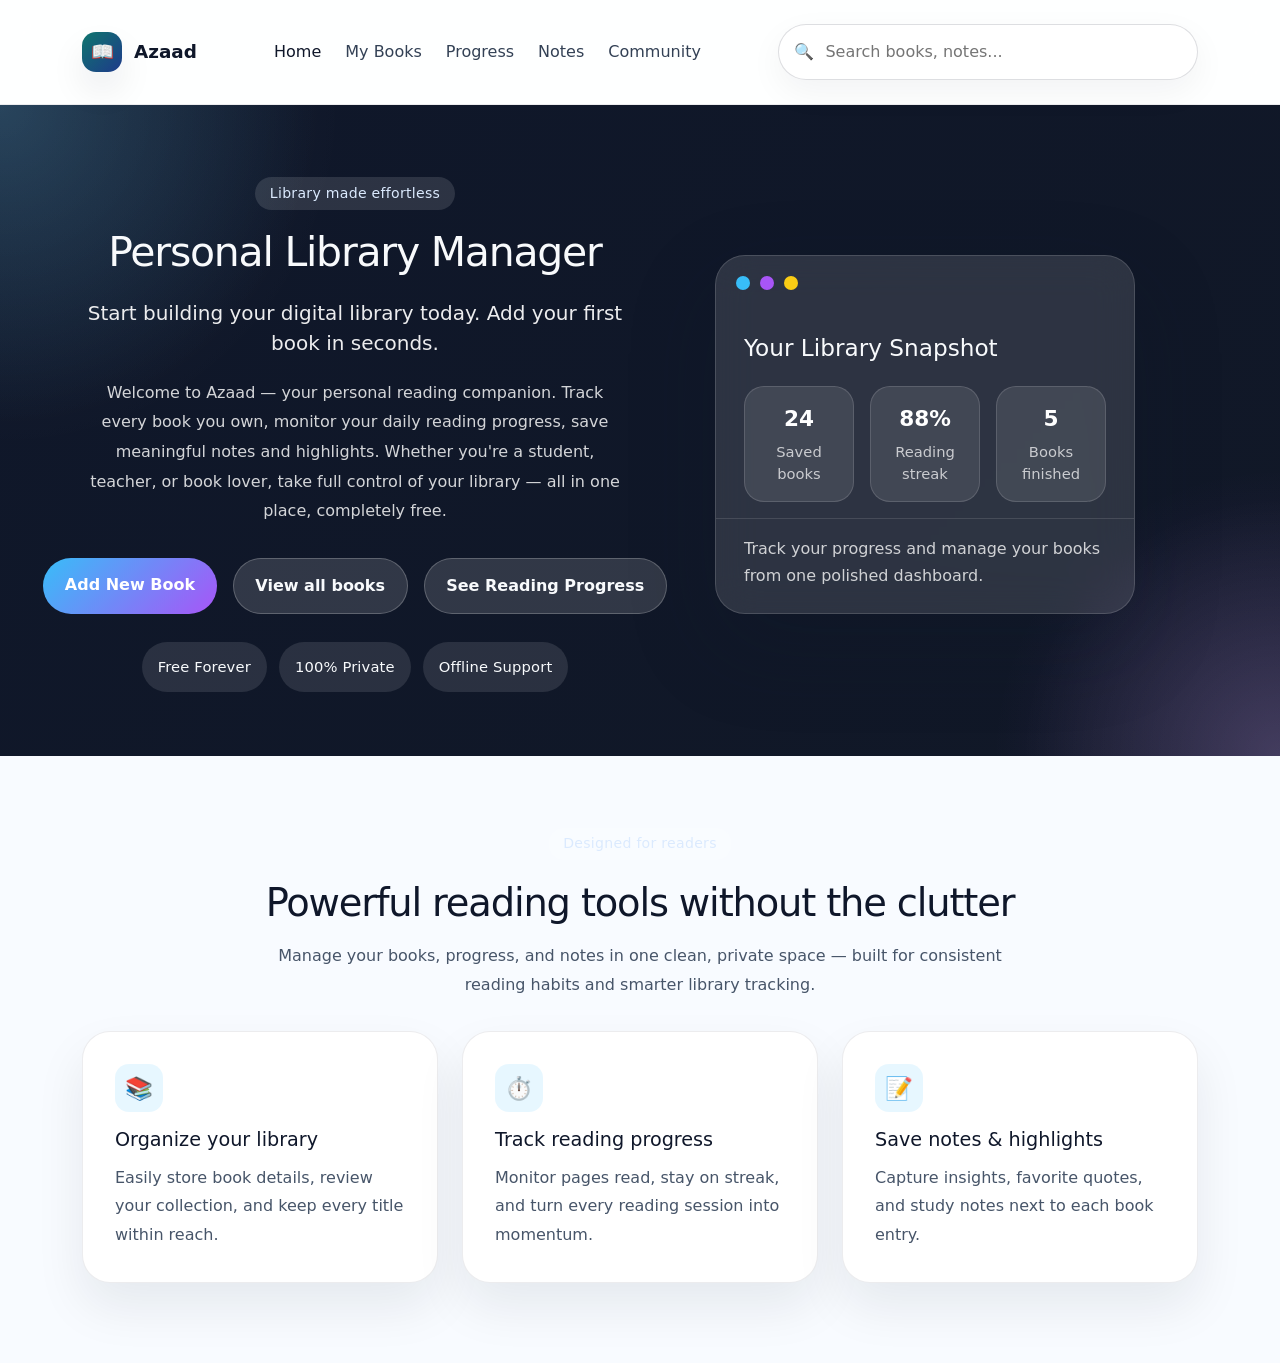
<file: index.html>
<!doctype html>
<html lang="en">

<head>
    <meta charset="utf-8">
    <meta name="viewport" content="width=device-width, initial-scale=1">
    <meta name="description"
        content="Manage your home library, track pages read, save highlights and export notes. Free webapp for book lovers and students.">
<meta name="google-site-verification" content="rXwQX5paHIcl-gH_boPcTMcG7vwGTkKtWTnc9cl3Pto" />
    <title>Personal Library Manager | Track Books, Reading Progress & Notes</title>
    <link href="https://cdn.jsdelivr.net/npm/bootstrap@5.3.3/dist/css/bootstrap.min.css" rel="stylesheet"
        integrity="sha384-QWTKZyjpPEjISv5WaRU9OFeRpok6YctnYmDr5pNlyT2bRjXh0JMhjY6hW+ALEwIH" crossorigin="anonymous">
    <link rel="stylesheet" href="css/style.css">
    <meta name="google-site-verification" content="REi_If-AyNEpr3sUaI5bbDqZiGZ-JAoiBbmsG6le9Xc" />
</head>

<body>
    <header class="hero-header">
        <div class="container-xl py-4">
            <div class="d-flex flex-column flex-md-row align-items-center justify-content-between gap-3">
                <a href="#" class="brand-link">
                    <span class="brand-icon">📖</span>
                    <span class="brand-name">Azaad</span>
                </a>

                <nav class="nav-links d-none d-md-flex align-items-center gap-4">
                    <a href="#" class="nav-item active">Home</a>
                    <a href="allbooks.html" class="nav-item">My Books</a>
                    <a href="readingrecord.html" class="nav-item">Progress</a>
                    <a href="addnewbook.html" class="nav-item">Notes</a>
                    <a href="#" class="nav-item">Community</a>
                </nav>

                <div class="search-shell ms-auto ms-md-0">
                    <input id="search-input" class="search-input" type="search" placeholder="Search books, notes...">
                    <span class="search-icon">🔍</span>
                </div>
            </div>
        </div>
    </header>

    <section class="hero-section">
        <div class="hero-decor"></div>
        <div class="container-xl">
            <div class="row align-items-center">
                <div class="col-lg-6">
                    <div class="hero-copy">
                        <span class="eyebrow">Library made effortless</span>
                        <h1>Personal Library Manager</h1>
                        <p class="hero-subtitle">Start building your digital library today. Add your first book in seconds.</p>
                        <p class="hero-description">Welcome to Azaad — your personal reading companion. Track every book you own, monitor your daily reading progress, save meaningful notes and highlights. Whether you're a student, teacher, or book lover, take full control of your library — all in one place, completely free.</p>
                        <div class="hero-actions">
                            <a href="addnewbook.html" class="btn btn-primary hero-btn">Add New Book</a>
                            <a href="allbooks.html" class="btn btn-outline-light hero-btn">View all books</a>
                            <a href="readingrecord.html" class="btn btn-outline-light hero-btn">See Reading Progress</a>
                        </div>
                        <div class="trust-badges">
                            <span>Free Forever</span>
                            <span>100% Private</span>
                            <span>Offline Support</span>
                        </div>
                    </div>
                </div>
                <div class="col-lg-6">
                    <div class="hero-panel">
                        <div class="panel-card">
                            <div class="panel-top">
                                <span class="panel-dot dot-primary"></span>
                                <span class="panel-dot dot-secondary"></span>
                                <span class="panel-dot dot-tertiary"></span>
                            </div>
                            <div class="panel-body">
                                <h3>Your Library Snapshot</h3>
                                <div class="stats-grid">
                                    <div class="stats-item">
                                        <strong>24</strong>
                                        <span>Saved books</span>
                                    </div>
                                    <div class="stats-item">
                                        <strong>88%</strong>
                                        <span>Reading streak</span>
                                    </div>
                                    <div class="stats-item">
                                        <strong>5</strong>
                                        <span>Books finished</span>
                                    </div>
                                </div>
                            </div>
                            <div class="panel-foot">
                                <p>Track your progress and manage your books from one polished dashboard.</p>
                            </div>
                        </div>
                    </div>
                </div>
            </div>
        </div>
    </section>




























    <section class="feature-section">
        <div class="container-xl">
            <div class="section-header">
                <span class="eyebrow">Designed for readers</span>
                <h2>Powerful reading tools without the clutter</h2>
                <p class="section-subtitle">Manage your books, progress, and notes in one clean, private space — built for consistent reading habits and smarter library tracking.</p>
            </div>
            <div class="feature-grid">
                <article class="feature-card">
                    <div class="feature-card-icon">📚</div>
                    <h3>Organize your library</h3>
                    <p>Easily store book details, review your collection, and keep every title within reach.</p>
                </article>
                <article class="feature-card">
                    <div class="feature-card-icon">⏱️</div>
                    <h3>Track reading progress</h3>
                    <p>Monitor pages read, stay on streak, and turn every reading session into momentum.</p>
                </article>
                <article class="feature-card">
                    <div class="feature-card-icon">📝</div>
                    <h3>Save notes & highlights</h3>
                    <p>Capture insights, favorite quotes, and study notes next to each book entry.</p>
                </article>
            </div>
        </div>
    </section>

    <!-- <script src="https://cdn.jsdelivr.net/npm/bootstrap@5.3.3/dist/js/bootstrap.bundle.min.js"
    integrity="sha384-YvpcrYf0tY3lHB60NNkmXc5s9fDVZLESaAA55NDzOxhy9GkcIdslK1eN7N6jIeHz"
    crossorigin="anonymous"></script> -->
    <script src="./js/addnewbook.js"></script>
    <script src="./js/main.js"></script>
</body>

</html>
</file>
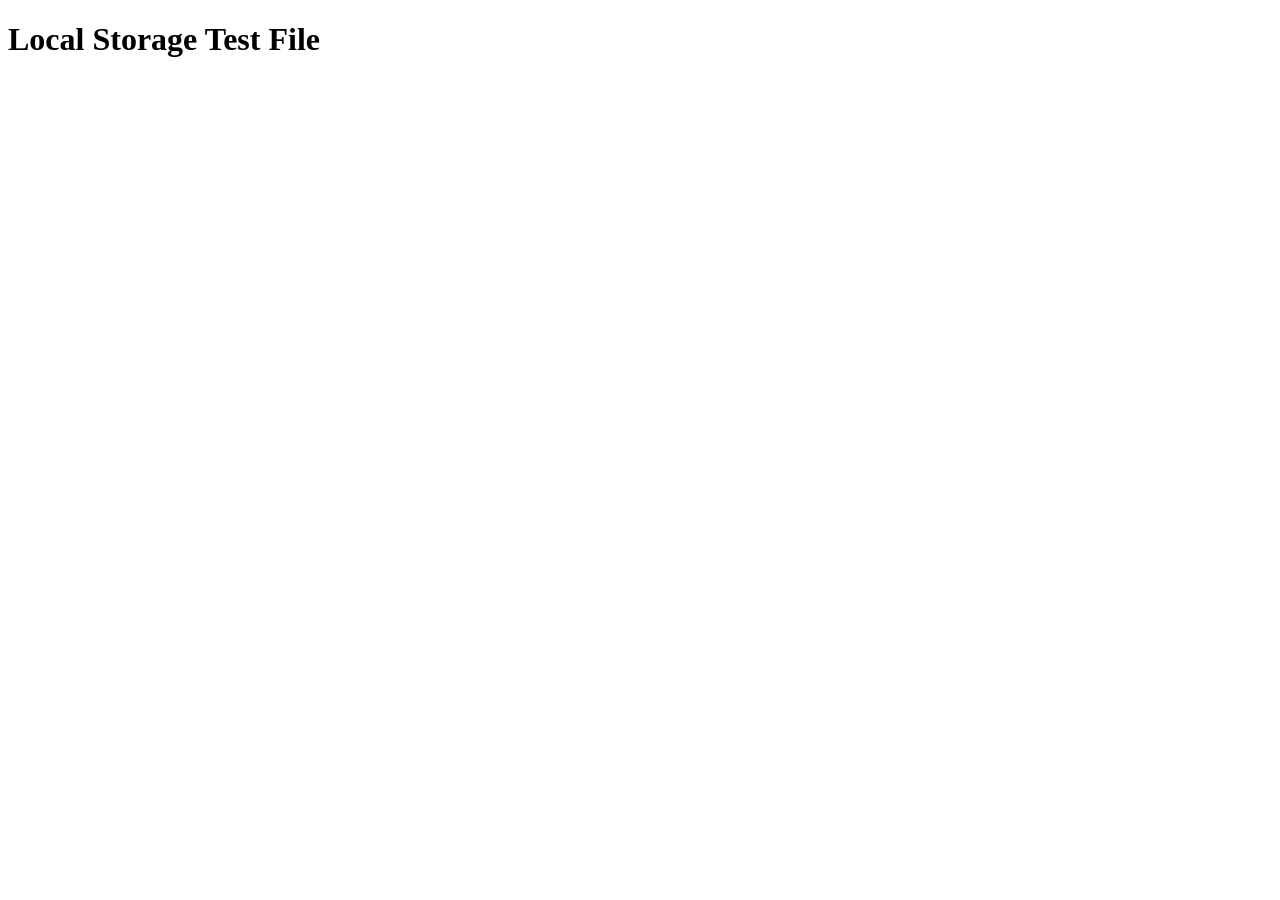
<file: localstoragetestfolder/index.html>
<!DOCTYPE html>
<html lang="en">
<head>
    <meta charset="UTF-8">
    <meta name="viewport" content="width=device-width, initial-scale=1.0">
    <title>Document</title>
</head>
<body>
    <h1>Local Storage Test File</h1>


    <script src="./js/main.js"></script>
</body>
</html>
</file>
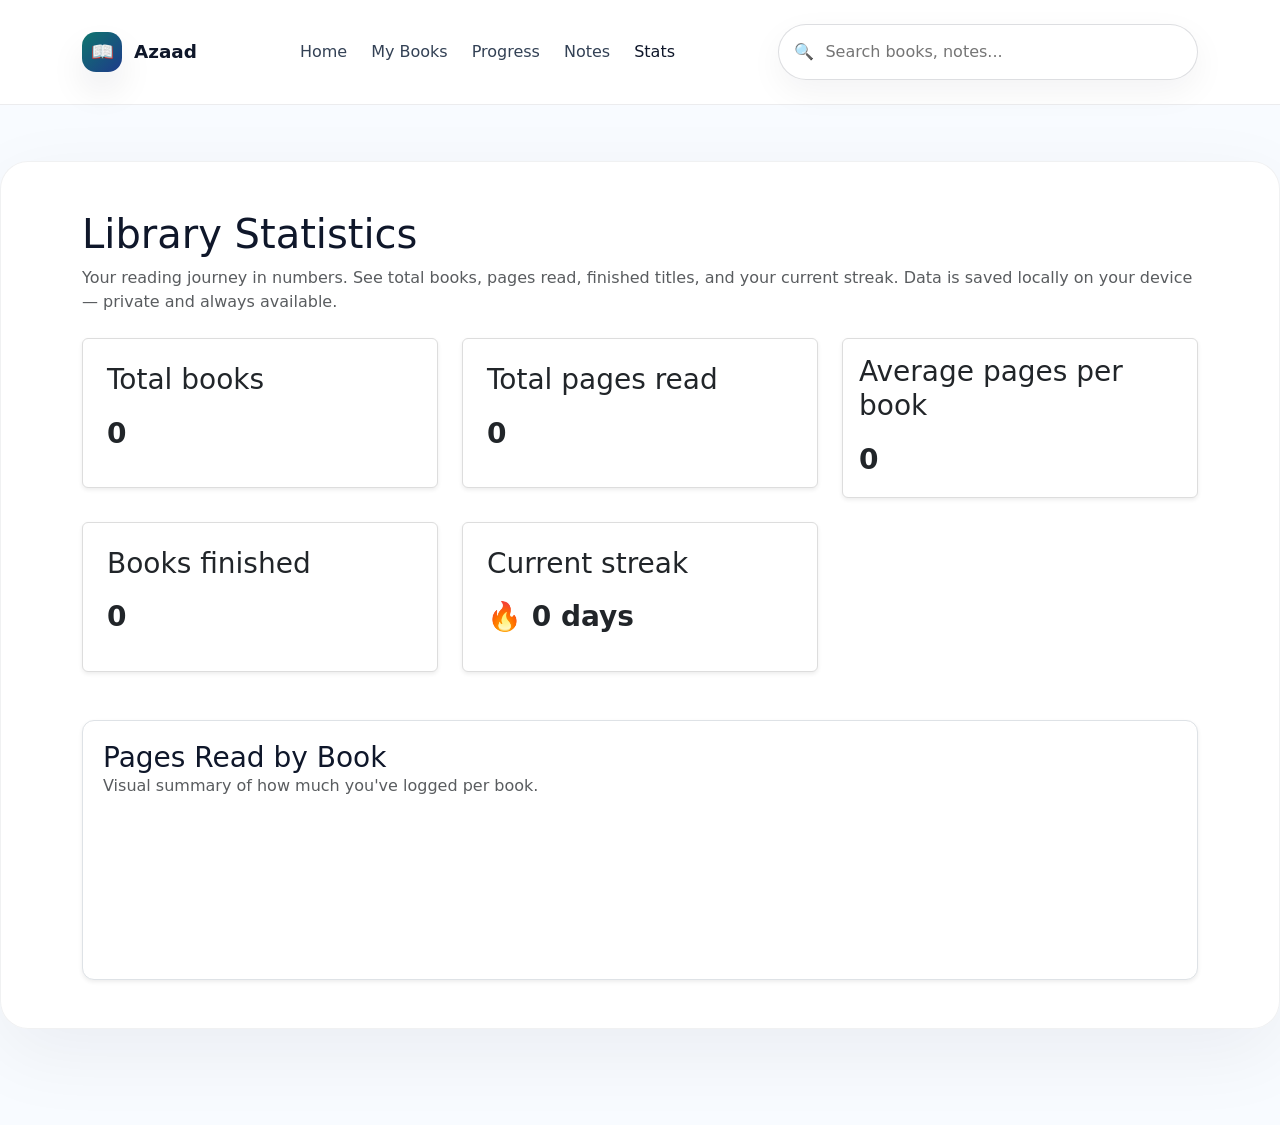
<file: stats.html>
<!doctype html>
<html lang="en">

<head>
    <meta charset="utf-8">
    <meta name="viewport" content="width=device-width, initial-scale=1">
    <title>Library Stats | Azaad Library</title>
    <link href="https://cdn.jsdelivr.net/npm/bootstrap@5.3.3/dist/css/bootstrap.min.css" rel="stylesheet"
        integrity="sha384-QWTKZyjpPEjISv5WaRU9OFeRpok6YctnYmDr5pNlyT2bRjXh0JMhjY6hW+ALEwIH" crossorigin="anonymous">
    <link rel="stylesheet" href="css/style.css">
    <style>
        .stats-card {
            min-height: 150px;
        }

        .stats-chart-bar {
            background: #007bff;
            border-radius: 10px 10px 0 0;
            position: relative;
            display: flex;
            align-items: flex-end;
            justify-content: center;
            color: #fff;
            font-weight: 600;
        }

        .stats-chart-column {
            flex: 1 1 0;
            margin: 0 8px;
            display: flex;
            flex-direction: column;
            justify-content: flex-end;
            align-items: center;
        }

        .stats-chart-label {
            margin-top: 8px;
            font-size: 0.9rem;
            text-align: center;
        }

        .stats-chart-wrapper {
            border: 1px solid #dee2e6;
            border-radius: 12px;
            padding: 20px;
            background: #fff;
        }

        .stats-overview h3 {
            margin-bottom: 1rem;
        }
    </style>
</head>

<body>
    <header class="page-header">
        <div class="container-xl py-4">
            <div class="d-flex flex-column flex-md-row align-items-center justify-content-between gap-3">
                <a href="index.html" class="brand-link">
                    <span class="brand-icon">📖</span>
                    <span class="brand-name">Azaad</span>
                </a>
                <nav class="nav-links d-none d-md-flex align-items-center gap-4">
                    <a href="index.html" class="nav-item">Home</a>
                    <a href="allbooks.html" class="nav-item">My Books</a>
                    <a href="readingrecord.html" class="nav-item">Progress</a>
                    <a href="addnewbook.html" class="nav-item">Notes</a>
                    <a href="stats.html" class="nav-item active">Stats</a>
                </nav>
                <div class="search-shell ms-auto ms-md-0">
                    <input id="search-input" class="search-input" type="search" placeholder="Search books, notes...">
                    <span class="search-icon">🔍</span>
                </div>
            </div>
        </div>
    </header>
    <main class="page-shell">

    <section class="page-section stats-page py-5">
        <div class="container">
            <div class="mb-4">
                <h1 class="display-6">Library Statistics</h1>
                <p class="text-muted mt-2">Your reading journey in numbers. See total books, pages read, finished titles, and your current streak. Data is saved locally on your device — private and always available.</p>
            </div>

            <div class="row g-4 stats-overview">
                <div class="col-md-4">
                    <div class="card stats-card p-4 shadow-sm">
                        <h3>Total books</h3>
                        <p id="totalBooks" class="fs-3 fw-bold">0</p>
                    </div>
                </div>
                <div class="col-md-4">
                    <div class="card stats-card p-4 shadow-sm">
                        <h3>Total pages read</h3>
                        <p id="totalPagesRead" class="fs-3 fw-bold">0</p>
                    </div>
                </div>
                <div class="col-md-4">
                    <div class="card stats-card p-3 shadow-sm">
                        <h3>Average pages per book</h3>
                        <p id="avgPagesPerBook" class="fs-3 fw-bold">0</p>
                    </div>
                </div>
                <div class="col-md-4">
                    <div class="card stats-card p-4 shadow-sm">
                        <h3>Books finished</h3>
                        <p id="booksFinished" class="fs-3 fw-bold">0</p>
                    </div>
                </div>
                <div class="col-md-4">
                    <div class="card stats-card p-4 shadow-sm">
                        <h3>Current streak</h3>
                        <p id="currentStreak" class="fs-3 fw-bold">🔥 0 days</p>
                    </div>
                </div>
            </div>

            <div class="row mt-5">
                <div class="col-12">
                    <div class="stats-chart-wrapper shadow-sm">
                        <div class="d-flex justify-content-between align-items-center mb-3">
                            <div>
                                <h3>Pages Read by Book</h3>
                                <p class="text-muted mb-0">Visual summary of how much you&apos;ve logged per book.</p>
                            </div>
                        </div>
                        <div id="chartContainer" class="d-flex align-items-end"></div>
                        <div id="chartEmpty" class="text-center text-muted mt-4 d-none">No books found yet. Add books to generate stats.</div>
                    </div>
                </div>
            </div>
        </div>
    </section>
    </main>

    <script>
        function getSavedBooks() {
            return JSON.parse(localStorage.savedbooklist || '[]');
        }

        function countFinishedBooks(books) {
            return books.filter((book) => {
                const pagesRead = parseInt(book.pagesRead, 10) || 0;
                const totalPages = parseInt(book.pageCount, 10) || 0;
                return totalPages > 0 && pagesRead === totalPages;
            }).length;
        }

        function createChartBars(books) {
            const chartContainer = document.getElementById('chartContainer');
            const chartEmpty = document.getElementById('chartEmpty');
            chartContainer.innerHTML = '';

            if (books.length === 0) {
                chartContainer.style.display = 'none';
                chartEmpty.style.display = 'block';
                return;
            }

            chartContainer.style.display = 'flex';
            chartEmpty.style.display = 'none';

            const maxPages = Math.max(...books.map(book => parseInt(book.pagesRead, 10) || 0), 1);

            books.forEach((book) => {
                const pagesRead = parseInt(book.pagesRead, 10) || 0;
                const height = Math.max((pagesRead / maxPages) * 100, 8);

                const column = document.createElement('div');
                column.className = 'stats-chart-column';
                column.style.flex = '1';

                const bar = document.createElement('div');
                bar.className = 'stats-chart-bar';
                bar.style.height = `${height}%`;
                if (height >= 20) {
                    bar.textContent = pagesRead;
                }

                const label = document.createElement('div');
                label.className = 'stats-chart-label';
                const title = book.title || 'Untitled';
                label.textContent = title.length > 15 ? title.substring(0, 15) + '...' : title;

                column.appendChild(bar);
                column.appendChild(label);
                chartContainer.appendChild(column);
            });
        }

        function renderStats() {
            const books = getSavedBooks();
            const totalBooks = books.length;
            const totalPagesRead = books.reduce((sum, book) => sum + (parseInt(book.pagesRead, 10) || 0), 0);
            const totalPages = books.reduce((sum, book) => sum + (parseInt(book.pageCount, 10) || 0), 0);
            const avgPagesPerBook = totalBooks > 0 ? Math.round(totalPages / totalBooks) : 0;
            const booksFinished = countFinishedBooks(books);
            const streak = parseInt(localStorage.getItem('readingStreakCount'), 10) || 0;

            document.getElementById('totalBooks').textContent = totalBooks;
            document.getElementById('totalPagesRead').textContent = totalPagesRead;
            document.getElementById('avgPagesPerBook').textContent = avgPagesPerBook;
            document.getElementById('booksFinished').textContent = booksFinished;
            document.getElementById('currentStreak').textContent = `🔥 ${streak} day${streak === 1 ? '' : 's'}`;
            createChartBars(books);
        }

        document.addEventListener('DOMContentLoaded', renderStats);
    </script>
</body>

</html>
</file>
<file: css/style.css>
body {
    margin: 0;
    padding: 0;
    font-family: Inter, system-ui, -apple-system, BlinkMacSystemFont, 'Segoe UI', sans-serif;
    background: #f8fbff;
    color: #0f172a;
    min-height: 100vh;
}

* {
    box-sizing: border-box;
}

h1,h2,h3,h4,h5,p,ul,li {
    margin: 0;
    padding: 0;
}

img {
    max-width: 100%;
    display: block;
}

button,
input,
select,
textarea {
    font: inherit;
}

.hero-header {
    background: transparent;
    position: sticky;
    top: 0;
    z-index: 20;
    backdrop-filter: blur(18px);
    background: rgba(255,255,255,0.85);
    border-bottom: 1px solid rgba(15,23,42,0.08);
}

.page-header {
    background: rgba(255,255,255,0.94);
    position: sticky;
    top: 0;
    z-index: 20;
    backdrop-filter: blur(16px);
    border-bottom: 1px solid rgba(15,23,42,0.08);
}

.brand-link {
    display: inline-flex;
    align-items: center;
    gap: 0.75rem;
    text-decoration: none;
    color: #0f172a;
    font-size: 1.15rem;
    font-weight: 700;
}

.brand-icon {
    display: inline-flex;
    width: 2.5rem;
    height: 2.5rem;
    align-items: center;
    justify-content: center;
    border-radius: 14px;
    background: linear-gradient(135deg, #0f766e, #1e3a8a);
    color: #fff;
    box-shadow: 0 18px 35px rgba(15,23,42,0.08);
}

.nav-links {
    gap: 1.8rem;
}

.nav-item {
    color: #334155;
    text-decoration: none;
    font-weight: 500;
    transition: color 180ms ease;
}

.nav-item:hover,
.nav-item.active {
    color: #0f172a;
}

.search-shell {
    position: relative;
    width: min(420px, 100%);
}

.search-input {
    width: 100%;
    padding: 0.95rem 1rem 0.95rem 2.9rem;
    border-radius: 999px;
    border: 1px solid rgba(15,23,42,0.14);
    background: #fff;
    color: #0f172a;
    box-shadow: 0 12px 34px rgba(15,23,42,0.05);
}

.search-icon {
    position: absolute;
    top: 50%;
    left: 1rem;
    transform: translateY(-50%);
    font-size: 1rem;
    color: #0f172a;
}

.hero-section {
    position: relative;
    overflow: hidden;
    padding: clamp(4rem, 8vh, 6.5rem) 0 4rem;
    background: radial-gradient(circle at top left, rgba(56,189,248,0.18), transparent 22%),
                radial-gradient(circle at bottom right, rgba(168,85,247,0.16), transparent 20%),
                linear-gradient(135deg, #0f172a 0%, #111827 100%);
    color: #f8fafc;
}

.hero-decor {
    position: absolute;
    inset: 0;
    background-image: radial-gradient(circle at top left, rgba(255,255,255,0.08), transparent 24%), radial-gradient(circle at bottom right, rgba(255,255,255,0.12), transparent 18%);
    pointer-events: none;
}

.hero-section .row {
    align-items: stretch;
}

.hero-copy {
    max-width: 640px;
    display: flex;
    flex-direction: column;
    justify-content: center;
    align-items: center;
    text-align: center;
    width: 100%;
    margin: 0 auto;
}

.eyebrow {
    display: inline-flex;
    align-items: center;
    gap: 0.5rem;
    padding: 0.35rem 0.95rem;
    border-radius: 999px;
    background: rgba(255,255,255,0.12);
    color: #dbeafe;
    font-size: 0.88rem;
    letter-spacing: 0.02em;
    margin-bottom: 1.25rem;
}

.hero-section h1 {
    font-size: clamp(2.5rem, 3.2vw, 3.6rem);
    line-height: 1.08;
    letter-spacing: -0.03em;
    max-width: 42rem;
    margin: 0 auto 1.5rem;
}

.hero-subtitle {
    color: rgba(255,255,255,0.92);
    font-size: 1.25rem;
    font-weight: 500;
    margin-bottom: 1.25rem;
}

.hero-description {
    color: rgba(255,255,255,0.82);
    font-size: 1rem;
    line-height: 1.85;
    max-width: 42rem;
    margin: 0 auto 2rem;
}

.hero-actions {
    display: flex;
    flex-wrap: nowrap;
    gap: 1rem;
    justify-content: center;
    margin-bottom: 1.75rem;
}

.hero-actions .hero-btn {
    white-space: nowrap;
}

.hero-btn {
    min-width: 10rem;
    padding: 0.95rem 1.35rem;
    border-radius: 999px;
    font-weight: 600;
    transition: transform 180ms ease, box-shadow 180ms ease;
}

.hero-btn:hover {
    transform: translateY(-2px);
    box-shadow: 0 18px 40px rgba(15,23,42,0.18);
}

.btn-primary.hero-btn {
    background: linear-gradient(135deg, #38bdf8, #a855f7);
    border: none;
    color: #fff;
}

.btn-outline-light.hero-btn {
    color: #f8fafc;
    background: rgba(255,255,255,0.14);
    border: 1px solid rgba(255,255,255,0.22);
}

.trust-badges {
    display: flex;
    flex-wrap: wrap;
    justify-content: center;
    gap: 0.75rem;
}

.trust-badges span {
    display: inline-flex;
    padding: 0.85rem 1rem;
    border-radius: 999px;
    background: rgba(255,255,255,0.11);
    color: #f8fafc;
    font-size: 0.92rem;
    letter-spacing: 0.01em;
}

.hero-panel {
    display: flex;
    justify-content: center;
    align-items: center;
    min-height: 100%;
}

.panel-card {
    width: 100%;
    max-width: 420px;
    border-radius: 30px;
    background: rgba(255,255,255,0.12);
    border: 1px solid rgba(255,255,255,0.14);
    backdrop-filter: blur(20px);
    box-shadow: 0 32px 90px rgba(15,23,42,0.2);
    overflow: hidden;
}

.feature-section {
    padding: 4.5rem 0 5rem;
    background: #f8fbff;
    color: #0f172a;
}

.section-header {
    text-align: center;
    max-width: 760px;
    margin: 0 auto 2rem;
}

.section-header h2 {
    font-size: clamp(2.25rem, 3vw, 3rem);
    margin-bottom: 1rem;
    letter-spacing: -0.03em;
}

.section-subtitle {
    color: #475569;
    font-size: 1rem;
    line-height: 1.8;
    margin: 0 auto;
    max-width: 46rem;
}

.feature-grid {
    display: grid;
    grid-template-columns: repeat(3, minmax(0, 1fr));
    gap: 1.5rem;
}

.feature-card {
    padding: 2rem;
    border-radius: 28px;
    background: #fff;
    border: 1px solid rgba(15,23,42,0.08);
    box-shadow: 0 24px 50px rgba(15,23,42,0.08);
}

.feature-card-icon {
    width: 3rem;
    height: 3rem;
    display: grid;
    place-items: center;
    margin-bottom: 1rem;
    border-radius: 14px;
    background: rgba(56,189,248,0.12);
    color: #0f172a;
    font-size: 1.4rem;
}

.feature-card h3 {
    margin-bottom: 0.75rem;
    font-size: 1.2rem;
}

.feature-card p {
    color: #475569;
    line-height: 1.8;
}

.panel-top {
    display: flex;
    gap: 0.6rem;
    padding: 1.25rem;
}

.panel-dot {
    width: 0.9rem;
    height: 0.9rem;
    border-radius: 50%;
    display: inline-block;
}

.dot-primary { background: #38bdf8; }
.dot-secondary { background: #a855f7; }
.dot-tertiary { background: #facc15; }

.panel-body {
    padding: 1.5rem 1.75rem 1rem;
}

.panel-body h3 {
    font-size: 1.45rem;
    color: #f8fafc;
    margin-bottom: 1.5rem;
}

.stats-grid {
    display: grid;
    grid-template-columns: repeat(3, minmax(0, 1fr));
    gap: 1rem;
}

.stats-item {
    background: rgba(255,255,255,0.1);
    border: 1px solid rgba(255,255,255,0.14);
    border-radius: 20px;
    padding: 1rem 1rem;
    text-align: center;
}

.stats-item strong {
    display: block;
    font-size: 1.35rem;
    color: #fff;
    margin-bottom: 0.35rem;
}

.stats-item span {
    display: block;
    color: rgba(255,255,255,0.72);
    font-size: 0.92rem;
}

.panel-foot {
    padding: 1rem 1.75rem 1.5rem;
    border-top: 1px solid rgba(255,255,255,0.12);
}

.panel-foot p {
    color: rgba(255,255,255,0.78);
    line-height: 1.7;
}

@media (max-width: 991.98px) {
    .nav-links {
        display: none !important;
    }
    .hero-section {
        padding-top: 4rem;
    }
    .hero-actions {
        flex-wrap: wrap;
        justify-content: center;
    }
    .stats-grid {
        grid-template-columns: repeat(2, minmax(0, 1fr));
    }
    .feature-grid {
        grid-template-columns: repeat(2, minmax(0, 1fr));
    }
}

@media (max-width: 767.98px) {
    .hero-section {
        padding: 3.5rem 0 3rem;
    }
    .hero-actions {
        justify-content: center;
    }
    .stats-grid {
        grid-template-columns: 1fr;
    }
    .feature-grid {
        grid-template-columns: 1fr;
    }
    .panel-card {
        max-width: 100%;
    }
    .feature-card {
        padding: 1.75rem;
    }
}

.page-shell {
    padding: 3.5rem 0 4rem;
}

.page-section {
    margin: 0 auto 2rem;
    padding: 2rem;
    border-radius: 28px;
    background: rgba(255,255,255,0.95);
    border: 1px solid rgba(15,23,42,0.06);
    box-shadow: 0 24px 80px rgba(15,23,42,0.06);
}

.stats-card {
    min-height: 150px;
}

.stats-chart-wrapper {
    border: 1px solid rgba(15,23,42,0.08);
    border-radius: 16px;
    padding: 1.5rem;
    background: #ffffff;
    min-height: 260px;
}

.stats-chart-column {
    flex: 1 1 0;
    margin: 0 0.5rem;
    display: flex;
    flex-direction: column;
    justify-content: flex-end;
    align-items: center;
    gap: 0.85rem;
}

.stats-chart-bar {
    width: 100%;
    min-height: 20px;
    border-radius: 16px 16px 0 0;
    background: linear-gradient(180deg, #38bdf8 0%, #6366f1 100%);
    display: flex;
    align-items: flex-end;
    justify-content: center;
    color: #fff;
    font-weight: 700;
    padding: 0.75rem 0.5rem 0.5rem;
}

.stats-chart-label {
    margin-top: 0.75rem;
    font-size: 0.9rem;
    text-align: center;
    color: #334155;
}

.page-heading h1 {
    font-size: clamp(2rem, 3vw, 3rem);
    color: #0f172a;
    margin-bottom: 0.9rem;
}

.section-description {
    color: #475569;
    font-size: 1rem;
    line-height: 1.8;
    margin-bottom: 1.5rem;
}

.breadcrumb {
    background: rgba(255,255,255,0.92);
    border-radius: 12px;
    border: 1px solid rgba(15,23,42,0.08);
    padding: 0.85rem 1rem;
}

.breadcrumb a {
    color: #0f172a;
}

@media (max-width: 767.98px) {
    .page-shell {
        padding: 2rem 0 2.5rem;
    }
}

/* Theme colors */
.custom-btn {
    background-color: #00008bc0;
    color: #fff;
}
.custom-btn:hover {
    background-color: #00008B;
}


.Add-New-Book {
    border: none;
}
/* WELCOME SECTION */
.welcome-message {
    padding: 30px 0;
}
header .navbar .azaad-logo a {
    text-decoration: none;
}
header .navbar .azaad-logo .logo-text-azaad {
    color: #228B22;
}
header .azaad-logo .logo-text-library {
    color: #00008B;
}
.welcome-message-title {
    font-size: 3rem;
    padding: 10px 0;
    color: #00008B;

}
.welcome-message-text {
    margin: 37px 0;
    font-size: 19px;
}
.welcome-text {
    font-size: 18px;
    font-weight: 400;
}
.welcome-section .welcome-message {
    text-align: center;
}
.welcome-subtitle {
    color: #228B22;
}
/* Quick Action */
.azaadlibrary-logo {
    padding: 0 50px;
}
.azaadlibrary-logo img {
    width: 100%;
    height: 300px;
}
.quick-actions {
    text-align: center;
}

/* BOOK SHOWCASE */
.recently-added-books-heading {
    font-size: 3rem;
    padding: 50px 0;  
    color: #00008B;
    text-align: center;

}

.recently-added-books {
    display: flex;
    gap: 20px;
    justify-content: center;
    flex-wrap: wrap;
}
.book-image {
    max-height: 175px;
}
.book-card {
    max-width: 200px;
}
.book-details{
    font-size: 15px;
    font-weight: 400;
}

/* All books page  */

.allbooksheading {
    color: #00008B;
    padding: 20px 0 0 0;
}

/* Add New Book Section */
.new-book-custom-card {
    font-size: 14px;
    font-weight: bold;
}
.new-book-details {
    text-align: center;
    border: solid 2px #228B22;
}
.new-book-details form input::placeholder {
    text-align: center;
}
.form-content {
    display: flex;
    flex-direction: column;
    padding: 0 50px;
}
.add-new-book-details {
    padding: 30px 0;
}
.new-book-details {
    padding: 30px 0;
}
.add-new-details-heading {
    padding: 30px 0;
    color: #228B22;
}
.input-spacing {
    margin: 20px 0;
}

/* Reset default styles */
* {
    margin: 0;
    padding: 0;
    box-sizing: border-box;
}

/* body {
    font-family: Arial, sans-serif;
    line-height: 1.6;
    padding: 20px;
    background-color: #f4f4f4;
    color: #333;
} */

/* header {
    text-align: center;
    margin-bottom: 20px;
}

/* header h1 {
    font-size: 2.5rem;
    color: #444;
} */

/* nav ul {
    list-style: none;
    display: flex;
    justify-content: center;
    gap: 20px;
    margin-top: 10px;
}

nav a {
    text-decoration: none;
    color: #555;
    font-weight: bold;
} */

.welcome-section {
    text-align: center;
    margin-bottom: 30px;
}

.book-highlights {
    display: flex;
    gap: 20px;
    justify-content: center;
    flex-wrap: wrap;
}

.book-card {
    background: #fff;
    border: 1px solid #ddd;
    border-radius: 8px;
    padding: 15px;
    width: 200px;
    text-align: center;
}

.book-card img {
    max-width: 100%;
    border-radius: 5px;
}

.book-card h3 {
    font-size: 1.2rem;
    margin: 10px 0;
}

.book-card p {
    font-size: 0.9rem;
    color: #777;
}
.book-highlights {
    display: flex;
    flex-direction: column;
    justify-content: center;
    justify-items: center;
}
/* button {
    background: #007bff;
    color: #fff;
    border: none;
    padding: 10px 15px;
    border-radius: 5px;
    cursor: pointer;
    margin-top: 10px;
}

button:hover {
    background: #0056b3;
} */

.input-section {
    padding: 20px 0;
}

.input-section .form-control {
    border-radius: 8px;
    border: 1px solid #ddd;
    padding: 10px;
}

.input-section .btn-primary {
    background-color: #007bff;
    border: none;
    padding: 10px;
    border-radius: 8px;
    font-size: 16px;
}

.input-section .btn-primary:hover {
    background-color: #0056b3;
}

.book-list-section h2 {
    padding: 30px 0;
    color: #0056b3;
}

footer {
    text-align: center;
    margin-top: 30px;
    color: #777;
}

/* Responsive Design */
@media (max-width: 768px) {
    .book-highlights {
        flex-direction: column;
        align-items: center;
    }

    .book-card {
        width: 80%;
    }
}

@media (max-width: 480px) {
    header h1 {
        font-size: 2rem;
    }

    nav ul {
        flex-direction: column;
        gap: 10px;
    }

    .book-card {
        width: 100%;
    }
}

/* Book Cards - Interactive */
.card {
    transition: all 0.3s ease;
    border: 1px solid #ddd;
}

.card.h-100 {
    cursor: pointer;
}

.card.h-100:hover {
    transform: translateY(-5px);
    box-shadow: 0 8px 16px rgba(0, 0, 0, 0.15);
    border-color: #007bff;
}

/* Notes Section Styles */
.notes-section {
    background-color: #f8f9fa;
    padding: 15px;
    border-radius: 8px;
    border-left: 4px solid #00008B;
}

.notes-section h6 {
    color: #00008B;
    font-weight: 600;
    margin-bottom: 1rem;
}

#notesInput {
    border: 1px solid #ddd;
    border-radius: 6px;
    padding: 10px;
    font-family: 'Segoe UI', Tahoma, Geneva, Verdana, sans-serif;
    resize: vertical;
    min-height: 150px;
}

#notesInput:focus {
    border-color: #00008B;
    box-shadow: 0 0 5px rgba(0, 0, 139, 0.3);
}

/* Buttons in Notes Section */
.notes-section .btn-sm {
    font-size: 0.85rem;
    padding: 0.4rem 0.8rem;
    font-weight: 500;
    border-radius: 5px;
    transition: all 0.2s ease;
}

.notes-section .btn-sm:hover {
    transform: scale(1.05);
}

/* Badge styling for notes indicator */
.badge.bg-success {
    background-color: #28a745 !important;
    font-size: 0.8rem;
    padding: 0.4rem 0.6rem;
}
</file>
